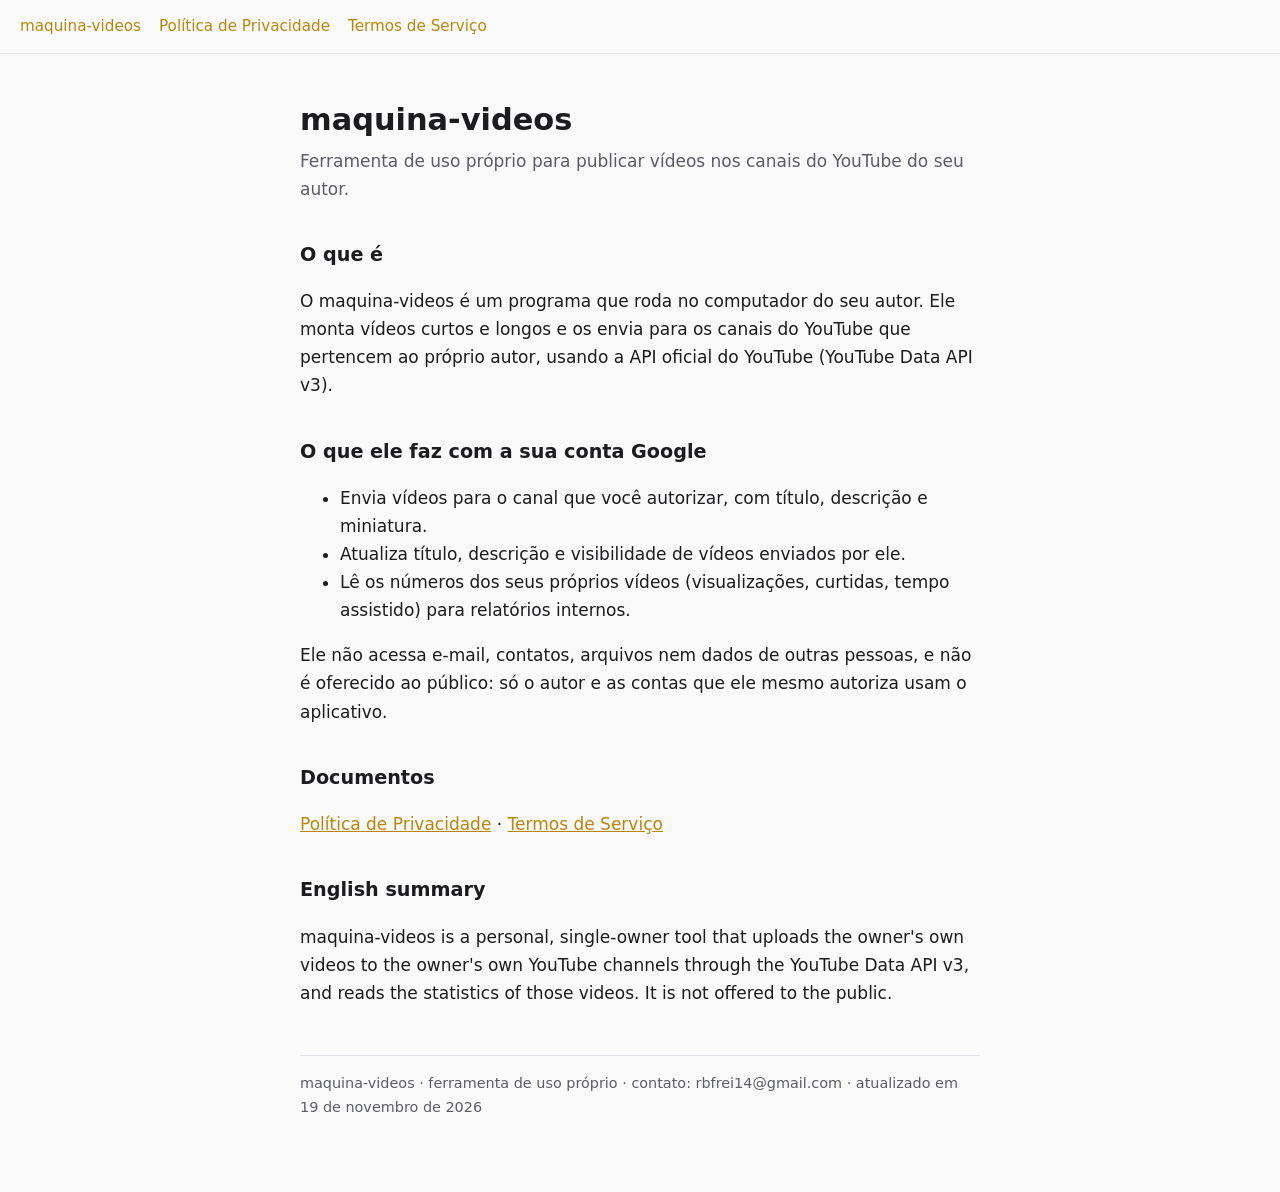
<file: index.html>
<!doctype html>
<html lang="pt-BR">
<head>
<meta charset="utf-8">
<meta name="viewport" content="width=device-width, initial-scale=1">
<title>maquina-videos</title>
<link rel="stylesheet" href="base.css">
</head>
<body>
<nav><a href="index.html">maquina-videos</a><a href="privacidade.html">Política de Privacidade</a><a href="termos.html">Termos de Serviço</a></nav>
<main>
<h1>maquina-videos</h1>
<p class="sub">Ferramenta de uso próprio para publicar vídeos nos canais do YouTube do seu autor.</p>
<h2>O que é</h2>
<p>O maquina-videos é um programa que roda no computador do seu autor. Ele monta vídeos curtos e longos e os envia para os canais do YouTube que pertencem ao próprio autor, usando a API oficial do YouTube (YouTube Data API v3).</p>
<h2>O que ele faz com a sua conta Google</h2>
<ul>
<li>Envia vídeos para o canal que você autorizar, com título, descrição e miniatura.</li>
<li>Atualiza título, descrição e visibilidade de vídeos enviados por ele.</li>
<li>Lê os números dos seus próprios vídeos (visualizações, curtidas, tempo assistido) para relatórios internos.</li>
</ul>
<p>Ele não acessa e-mail, contatos, arquivos nem dados de outras pessoas, e não é oferecido ao público: só o autor e as contas que ele mesmo autoriza usam o aplicativo.</p>
<h2>Documentos</h2>
<p><a href="privacidade.html">Política de Privacidade</a> · <a href="termos.html">Termos de Serviço</a></p>
<h2>English summary</h2>
<p>maquina-videos is a personal, single-owner tool that uploads the owner's own videos to the owner's own YouTube channels through the YouTube Data API v3, and reads the statistics of those videos. It is not offered to the public.</p>
<footer>maquina-videos · ferramenta de uso próprio · contato: rbfrei14@gmail.com · atualizado em 19 de novembro de 2026</footer>
</main>
</body>
</html>
</file>
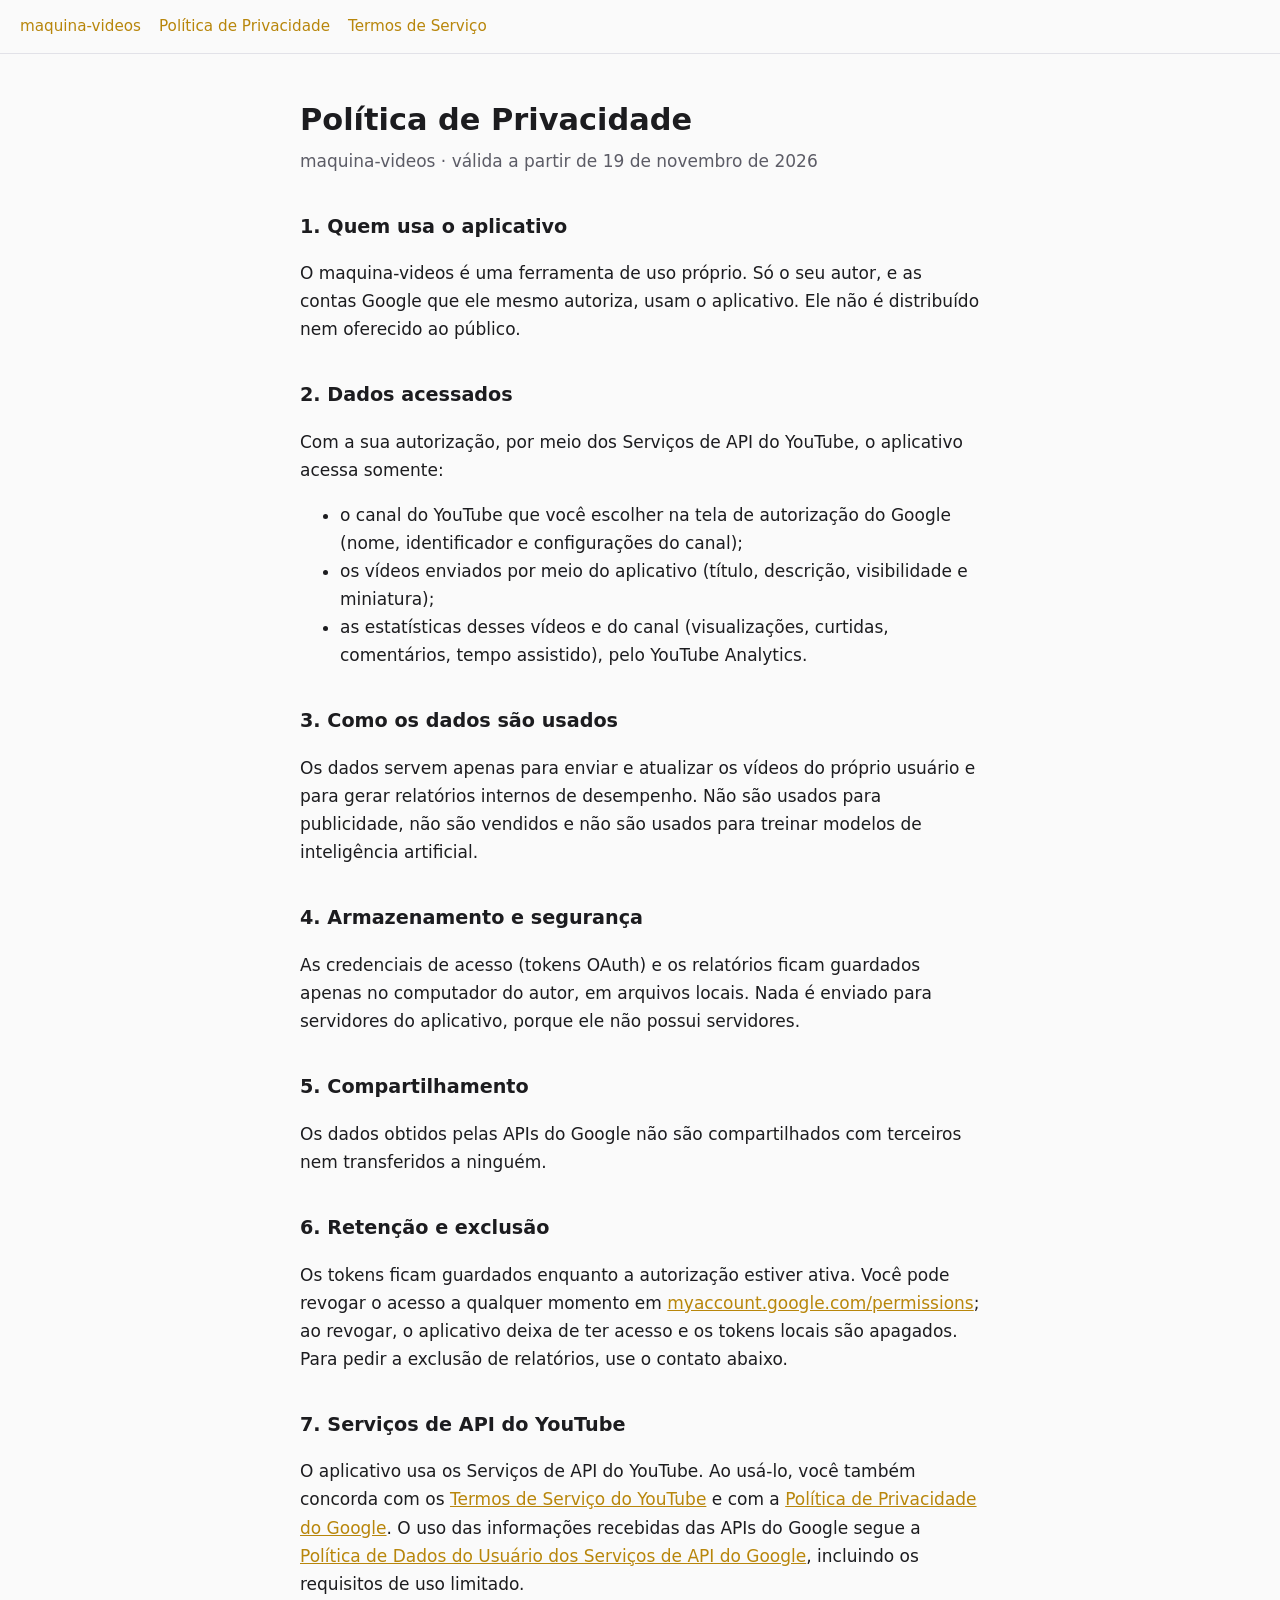
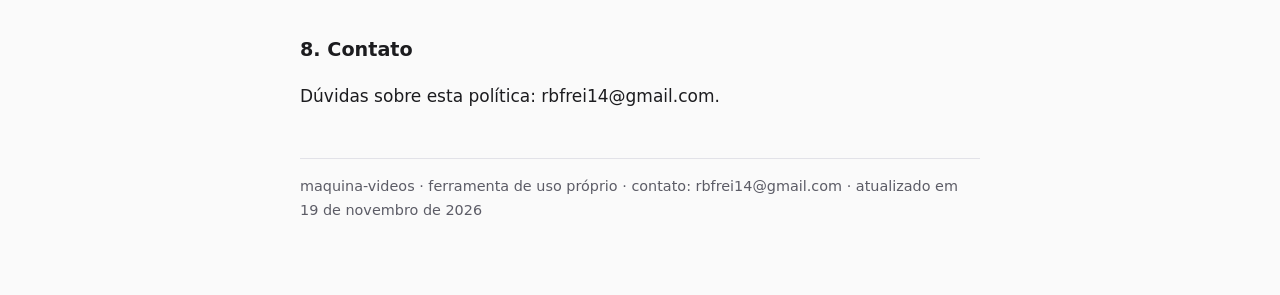
<file: privacidade.html>
<!doctype html>
<html lang="pt-BR">
<head>
<meta charset="utf-8">
<meta name="viewport" content="width=device-width, initial-scale=1">
<title>Política de Privacidade · maquina-videos</title>
<link rel="stylesheet" href="base.css">
</head>
<body>
<nav><a href="index.html">maquina-videos</a><a href="privacidade.html">Política de Privacidade</a><a href="termos.html">Termos de Serviço</a></nav>
<main>
<h1>Política de Privacidade</h1>
<p class="sub">maquina-videos · válida a partir de 19 de novembro de 2026</p>
<h2>1. Quem usa o aplicativo</h2>
<p>O maquina-videos é uma ferramenta de uso próprio. Só o seu autor, e as contas Google que ele mesmo autoriza, usam o aplicativo. Ele não é distribuído nem oferecido ao público.</p>
<h2>2. Dados acessados</h2>
<p>Com a sua autorização, por meio dos Serviços de API do YouTube, o aplicativo acessa somente:</p>
<ul>
<li>o canal do YouTube que você escolher na tela de autorização do Google (nome, identificador e configurações do canal);</li>
<li>os vídeos enviados por meio do aplicativo (título, descrição, visibilidade e miniatura);</li>
<li>as estatísticas desses vídeos e do canal (visualizações, curtidas, comentários, tempo assistido), pelo YouTube Analytics.</li>
</ul>
<h2>3. Como os dados são usados</h2>
<p>Os dados servem apenas para enviar e atualizar os vídeos do próprio usuário e para gerar relatórios internos de desempenho. Não são usados para publicidade, não são vendidos e não são usados para treinar modelos de inteligência artificial.</p>
<h2>4. Armazenamento e segurança</h2>
<p>As credenciais de acesso (tokens OAuth) e os relatórios ficam guardados apenas no computador do autor, em arquivos locais. Nada é enviado para servidores do aplicativo, porque ele não possui servidores.</p>
<h2>5. Compartilhamento</h2>
<p>Os dados obtidos pelas APIs do Google não são compartilhados com terceiros nem transferidos a ninguém.</p>
<h2>6. Retenção e exclusão</h2>
<p>Os tokens ficam guardados enquanto a autorização estiver ativa. Você pode revogar o acesso a qualquer momento em <a href="https://myaccount.google.com/permissions">myaccount.google.com/permissions</a>; ao revogar, o aplicativo deixa de ter acesso e os tokens locais são apagados. Para pedir a exclusão de relatórios, use o contato abaixo.</p>
<h2>7. Serviços de API do YouTube</h2>
<p>O aplicativo usa os Serviços de API do YouTube. Ao usá-lo, você também concorda com os <a href="https://www.youtube.com/t/terms">Termos de Serviço do YouTube</a> e com a <a href="https://policies.google.com/privacy">Política de Privacidade do Google</a>. O uso das informações recebidas das APIs do Google segue a <a href="https://developers.google.com/terms/api-services-user-data-policy">Política de Dados do Usuário dos Serviços de API do Google</a>, incluindo os requisitos de uso limitado.</p>
<h2>8. Contato</h2>
<p>Dúvidas sobre esta política: rbfrei14@gmail.com.</p>
<footer>maquina-videos · ferramenta de uso próprio · contato: rbfrei14@gmail.com · atualizado em 19 de novembro de 2026</footer>
</main>
</body>
</html>
</file>
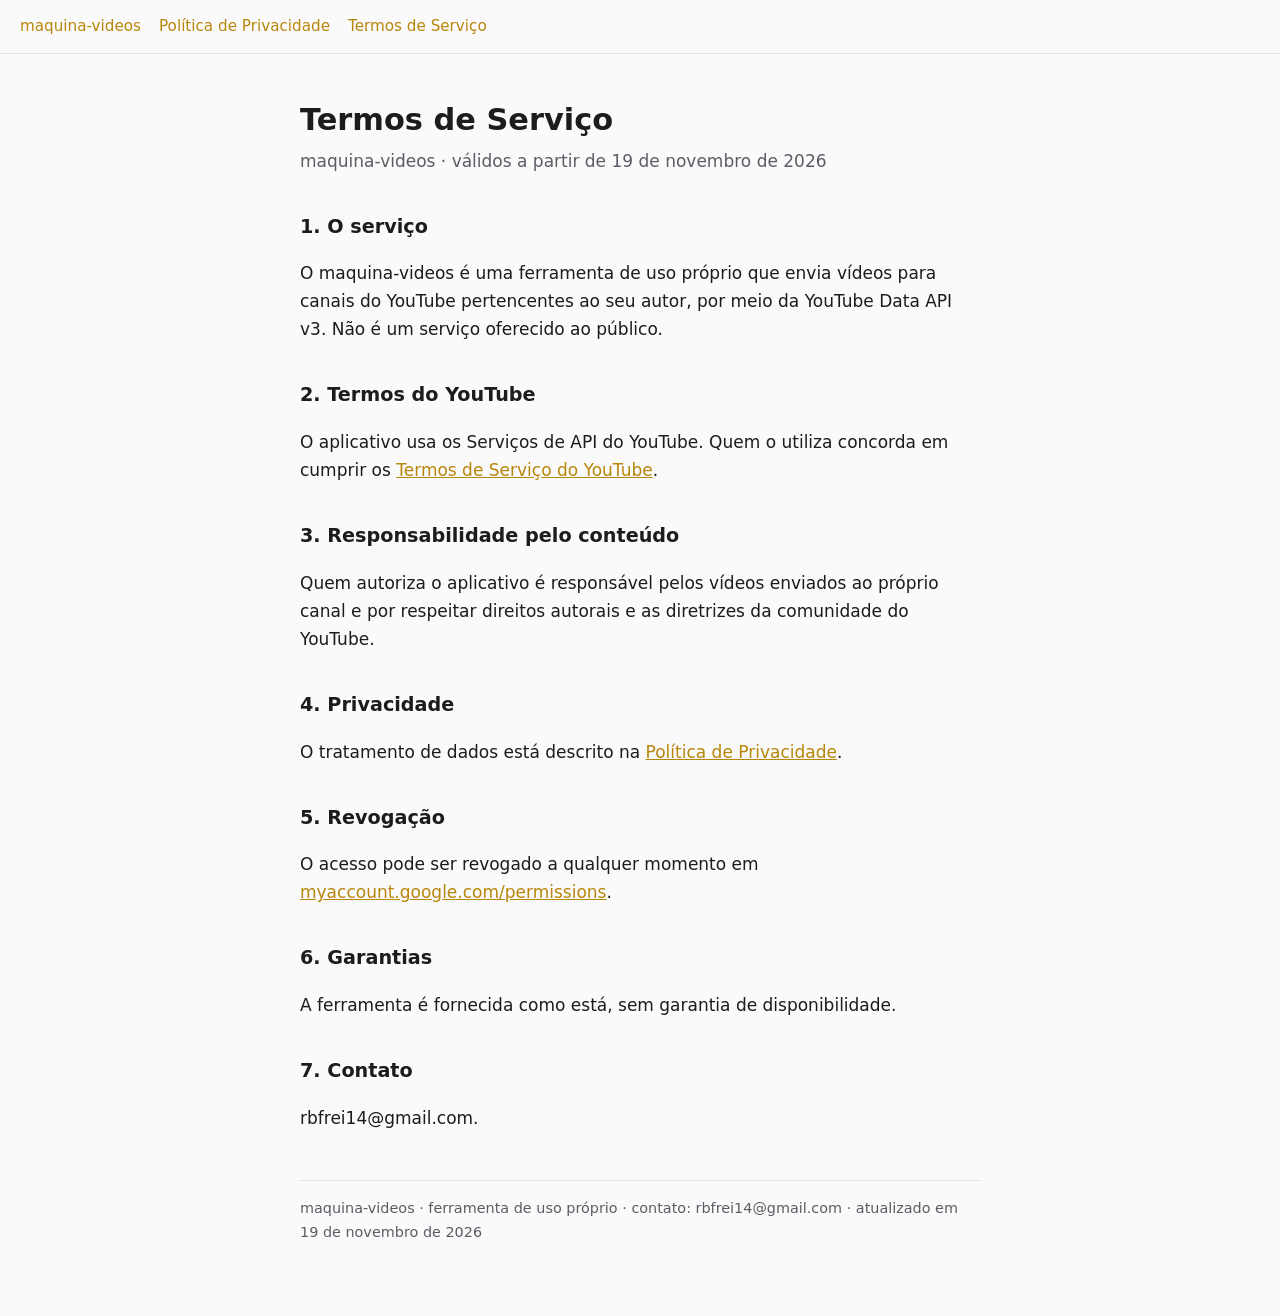
<file: termos.html>
<!doctype html>
<html lang="pt-BR">
<head>
<meta charset="utf-8">
<meta name="viewport" content="width=device-width, initial-scale=1">
<title>Termos de Serviço · maquina-videos</title>
<link rel="stylesheet" href="base.css">
</head>
<body>
<nav><a href="index.html">maquina-videos</a><a href="privacidade.html">Política de Privacidade</a><a href="termos.html">Termos de Serviço</a></nav>
<main>
<h1>Termos de Serviço</h1>
<p class="sub">maquina-videos · válidos a partir de 19 de novembro de 2026</p>
<h2>1. O serviço</h2>
<p>O maquina-videos é uma ferramenta de uso próprio que envia vídeos para canais do YouTube pertencentes ao seu autor, por meio da YouTube Data API v3. Não é um serviço oferecido ao público.</p>
<h2>2. Termos do YouTube</h2>
<p>O aplicativo usa os Serviços de API do YouTube. Quem o utiliza concorda em cumprir os <a href="https://www.youtube.com/t/terms">Termos de Serviço do YouTube</a>.</p>
<h2>3. Responsabilidade pelo conteúdo</h2>
<p>Quem autoriza o aplicativo é responsável pelos vídeos enviados ao próprio canal e por respeitar direitos autorais e as diretrizes da comunidade do YouTube.</p>
<h2>4. Privacidade</h2>
<p>O tratamento de dados está descrito na <a href="privacidade.html">Política de Privacidade</a>.</p>
<h2>5. Revogação</h2>
<p>O acesso pode ser revogado a qualquer momento em <a href="https://myaccount.google.com/permissions">myaccount.google.com/permissions</a>.</p>
<h2>6. Garantias</h2>
<p>A ferramenta é fornecida como está, sem garantia de disponibilidade.</p>
<h2>7. Contato</h2>
<p>rbfrei14@gmail.com.</p>
<footer>maquina-videos · ferramenta de uso próprio · contato: rbfrei14@gmail.com · atualizado em 19 de novembro de 2026</footer>
</main>
</body>
</html>
</file>
<file: base.css>
:root{--fundo:#fafafa;--texto:#1c1c1f;--suave:#5c5c66;--linha:#e2e2e8;--destaque:#b8860b}
@media (prefers-color-scheme:dark){:root{--fundo:#141417;--texto:#ececf1;--suave:#a0a0ad;--linha:#2c2c34;--destaque:#ffd23f}}
*{box-sizing:border-box}body{margin:0;background:var(--fundo);color:var(--texto);font:17px/1.65 system-ui,-apple-system,"Segoe UI",Roboto,sans-serif}
main{max-width:720px;margin:0 auto;padding:48px 20px 72px}h1{font-size:1.9rem;line-height:1.2;margin:0 0 8px}h2{font-size:1.2rem;margin:36px 0 8px}
p,li{color:var(--texto)}.sub{color:var(--suave);margin:0 0 28px}a{color:var(--destaque)}nav{border-bottom:1px solid var(--linha);padding:14px 20px;font-size:.95rem}
nav a{margin-right:18px;text-decoration:none}footer{color:var(--suave);font-size:.9rem;border-top:1px solid var(--linha);margin-top:48px;padding-top:16px}
</file>
